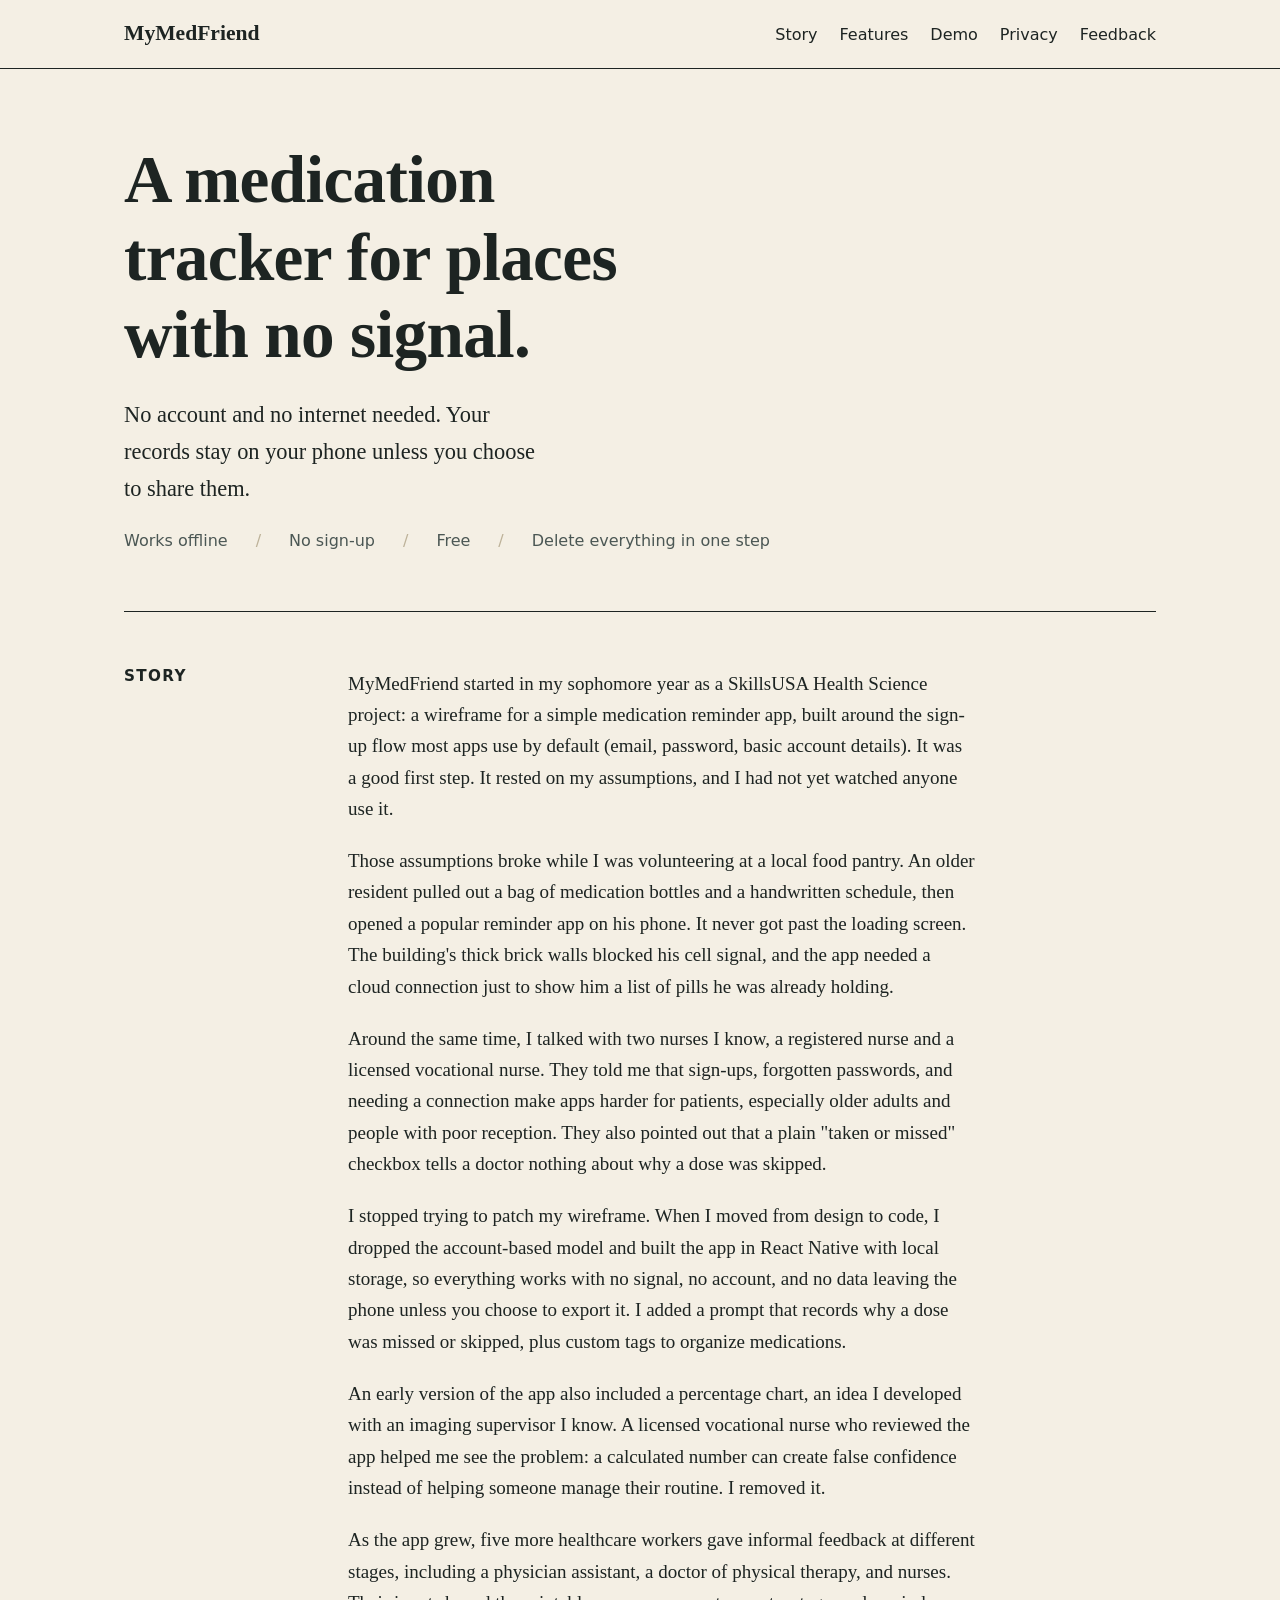
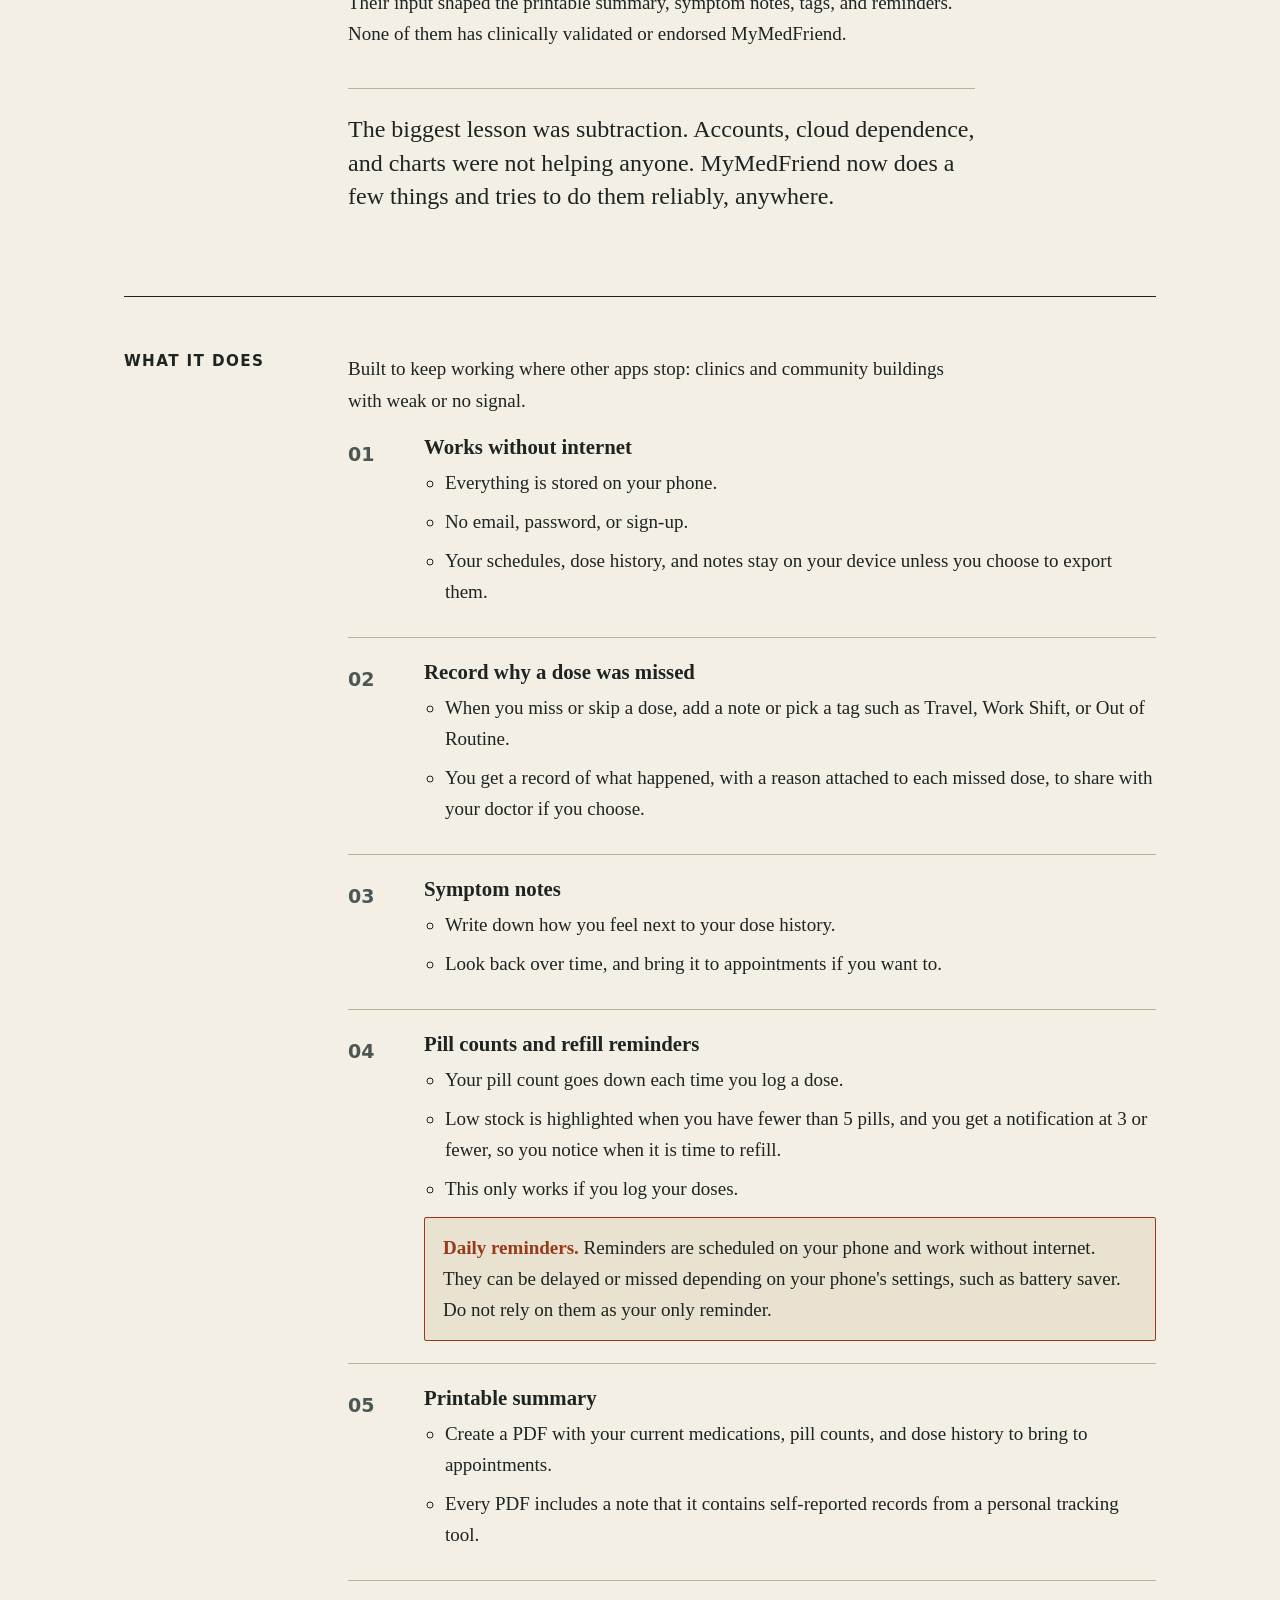
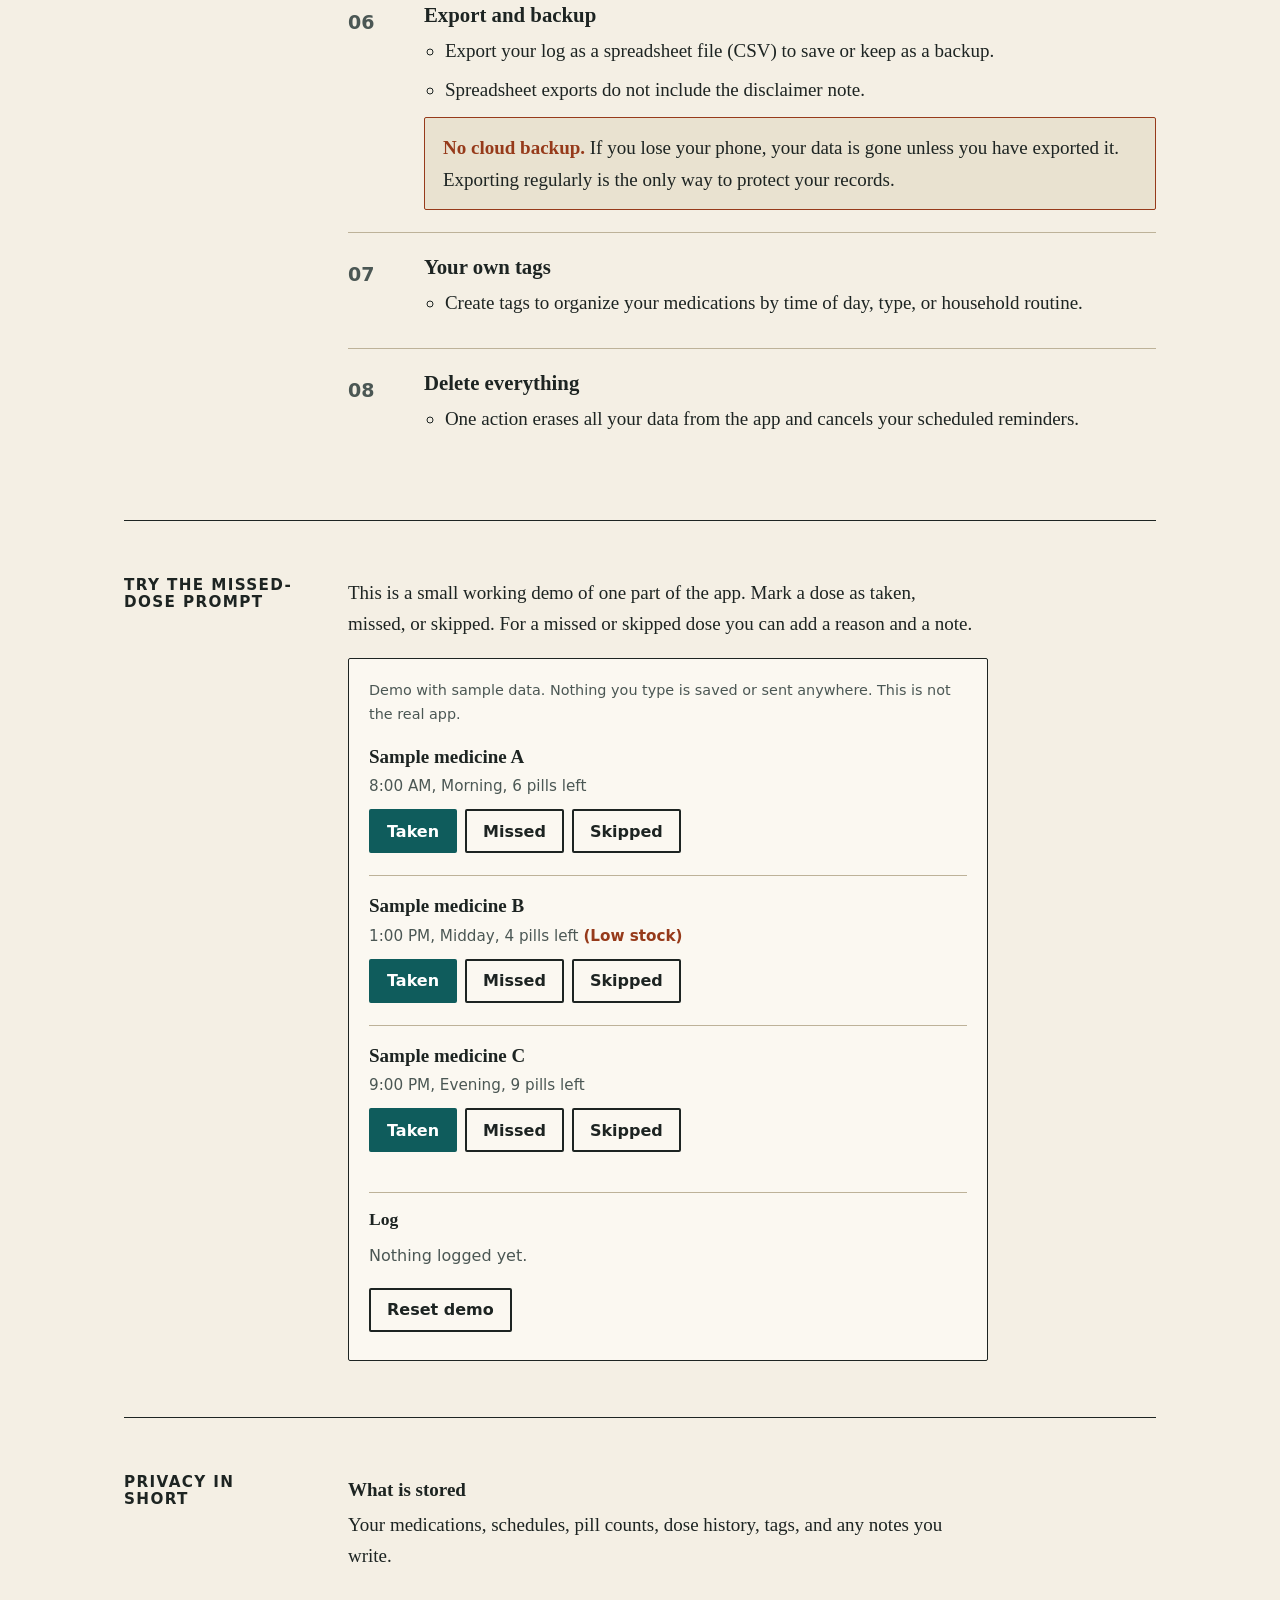
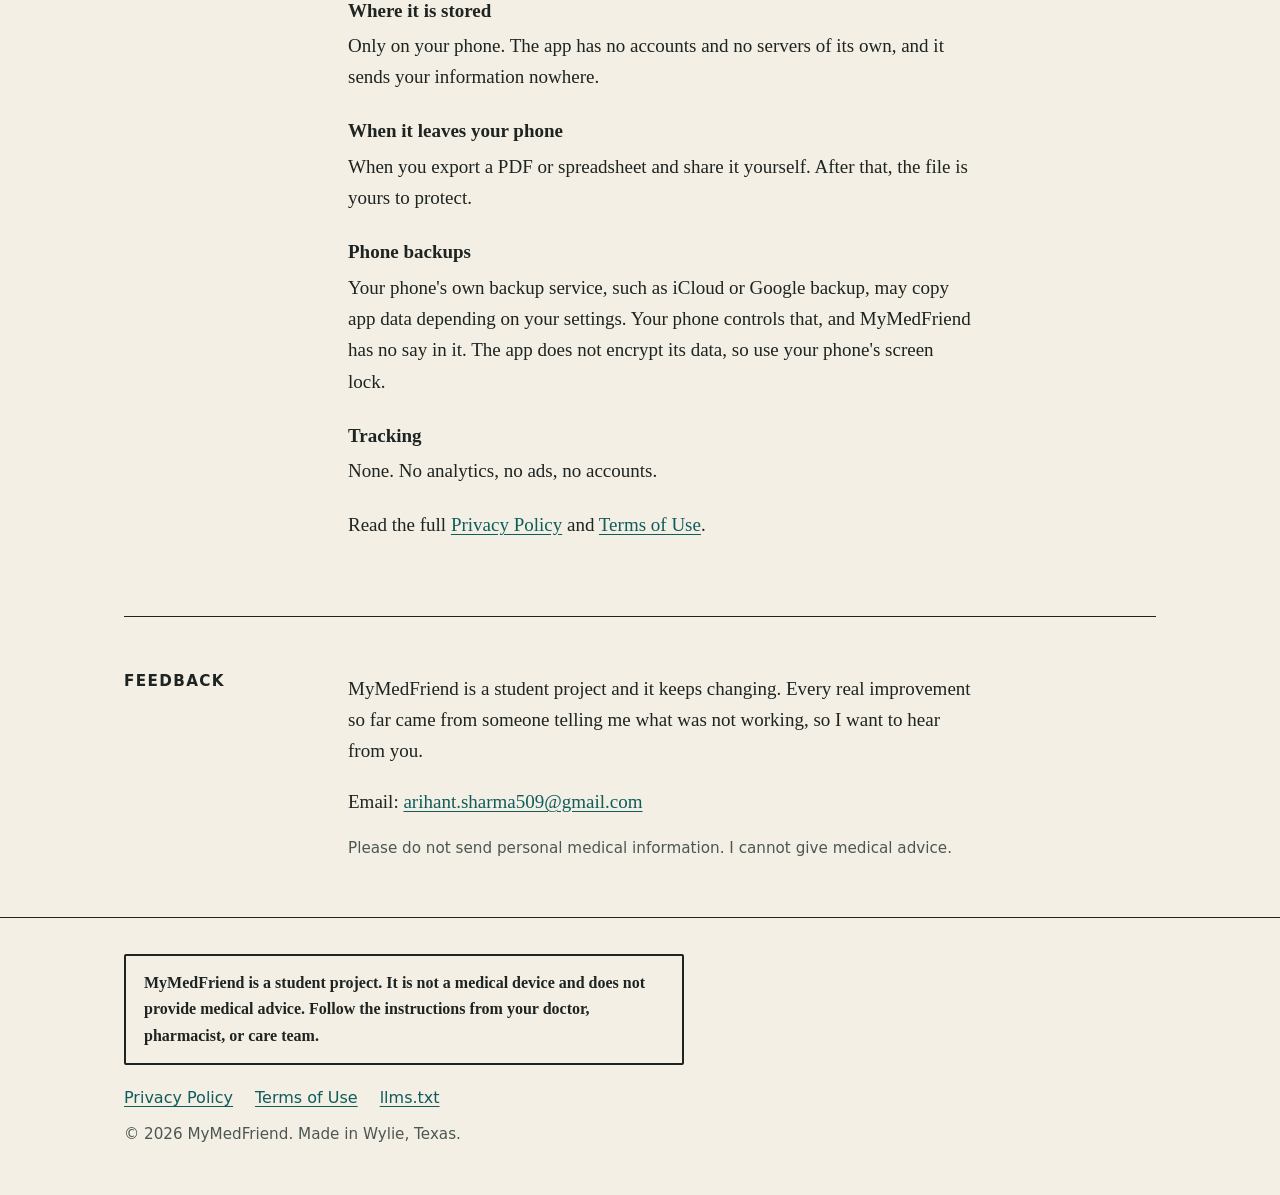
<file: index.html>
<!doctype html>
<html lang="en">
<head>
<meta charset="utf-8">
<meta name="viewport" content="width=device-width, initial-scale=1">
<title>MyMedFriend | Offline medication tracker, no account</title>
<meta name="description" content="MyMedFriend is a student-built medication tracker that works with no signal and no account. Records stay on your phone unless you export them.">
<link rel="canonical" href="https://arihantsharma509-wq.github.io/">
<link rel="icon" href="favicon.svg" type="image/svg+xml">
<meta name="theme-color" content="#f4efe4">
<meta property="og:type" content="website">
<meta property="og:site_name" content="MyMedFriend">
<meta property="og:title" content="MyMedFriend: a medication tracker for places with no signal">
<meta property="og:description" content="No account and no internet needed. Records stay on your phone unless you export them. A student project.">
<meta property="og:url" content="https://arihantsharma509-wq.github.io/">
<meta property="og:image" content="https://arihantsharma509-wq.github.io/og-image.png">
<meta property="og:image:alt" content="MyMedFriend logo with the text: A medication tracker for places with no signal.">
<meta name="twitter:card" content="summary_large_image">
<link rel="stylesheet" href="style.css">
<script type="application/ld+json">
{
  "@context": "https://schema.org",
  "@type": "SoftwareApplication",
  "name": "MyMedFriend",
  "applicationCategory": "HealthApplication",
  "description": "A student-built offline medication tracker with no account. Not a medical device and not medical advice.",
  "offers": { "@type": "Offer", "price": "0", "priceCurrency": "USD" }
}
</script>
</head>
<body>
<a class="skip" href="#main">Skip to content</a>

<header class="top">
  <div class="page bar">
    <a class="mark" href="index.html">MyMedFriend</a>
    <nav aria-label="Main">
      <a href="#story">Story</a>
      <a href="#features">Features</a>
      <a href="#demo">Demo</a>
      <a href="#privacy">Privacy</a>
      <a href="#contact">Feedback</a>
    </nav>
  </div>
</header>

<main id="main">
  <div class="page">
    <section class="hero" aria-labelledby="top-title">
      <h1 id="top-title">A medication tracker for places with no signal.</h1>
      <p class="lead">No account and no internet needed. Your records stay on your phone unless you choose to share them.</p>
      <ul class="facts" aria-label="Key facts">
        <li>Works offline</li>
        <li>No sign-up</li>
        <li>Free</li>
        <li>Delete everything in one step</li>
      </ul>
    </section>

    <section class="row" id="story" aria-labelledby="story-h">
      <h2 id="story-h">Story</h2>
      <div class="col story">
        <p>MyMedFriend started in my sophomore year as a SkillsUSA Health Science project: a wireframe for a simple medication reminder app, built around the sign-up flow most apps use by default (email, password, basic account details). It was a good first step. It rested on my assumptions, and I had not yet watched anyone use it.</p>
        <p>Those assumptions broke while I was volunteering at a local food pantry. An older resident pulled out a bag of medication bottles and a handwritten schedule, then opened a popular reminder app on his phone. It never got past the loading screen. The building's thick brick walls blocked his cell signal, and the app needed a cloud connection just to show him a list of pills he was already holding.</p>
        <p>Around the same time, I talked with two nurses I know, a registered nurse and a licensed vocational nurse. They told me that sign-ups, forgotten passwords, and needing a connection make apps harder for patients, especially older adults and people with poor reception. They also pointed out that a plain "taken or missed" checkbox tells a doctor nothing about why a dose was skipped.</p>
        <p>I stopped trying to patch my wireframe. When I moved from design to code, I dropped the account-based model and built the app in React Native with local storage, so everything works with no signal, no account, and no data leaving the phone unless you choose to export it. I added a prompt that records why a dose was missed or skipped, plus custom tags to organize medications.</p>
        <p>An early version of the app also included a percentage chart, an idea I developed with an imaging supervisor I know. A licensed vocational nurse who reviewed the app helped me see the problem: a calculated number can create false confidence instead of helping someone manage their routine. I removed it.</p>
        <p>As the app grew, five more healthcare workers gave informal feedback at different stages, including a physician assistant, a doctor of physical therapy, and nurses. Their input shaped the printable summary, symptom notes, tags, and reminders. None of them has clinically validated or endorsed MyMedFriend.</p>
        <p class="close">The biggest lesson was subtraction. Accounts, cloud dependence, and charts were not helping anyone. MyMedFriend now does a few things and tries to do them reliably, anywhere.</p>
      </div>
    </section>

    <section class="row" id="features" aria-labelledby="features-h">
      <h2 id="features-h">What it does</h2>
      <div class="col wide">
        <p class="col">Built to keep working where other apps stop: clinics and community buildings with weak or no signal.</p>
        <ol class="features">
          <li>
            <div>
              <h3>Works without internet</h3>
              <ul>
                <li>Everything is stored on your phone.</li>
                <li>No email, password, or sign-up.</li>
                <li>Your schedules, dose history, and notes stay on your device unless you choose to export them.</li>
              </ul>
            </div>
          </li>
          <li>
            <div>
              <h3>Record why a dose was missed</h3>
              <ul>
                <li>When you miss or skip a dose, add a note or pick a tag such as Travel, Work Shift, or Out of Routine.</li>
                <li>You get a record of what happened, with a reason attached to each missed dose, to share with your doctor if you choose.</li>
              </ul>
            </div>
          </li>
          <li>
            <div>
              <h3>Symptom notes</h3>
              <ul>
                <li>Write down how you feel next to your dose history.</li>
                <li>Look back over time, and bring it to appointments if you want to.</li>
              </ul>
            </div>
          </li>
          <li>
            <div>
              <h3>Pill counts and refill reminders</h3>
              <ul>
                <li>Your pill count goes down each time you log a dose.</li>
                <li>Low stock is highlighted when you have fewer than 5 pills, and you get a notification at 3 or fewer, so you notice when it is time to refill.</li>
                <li>This only works if you log your doses.</li>
              </ul>
              <div class="notice"><p><strong>Daily reminders.</strong> Reminders are scheduled on your phone and work without internet. They can be delayed or missed depending on your phone's settings, such as battery saver. Do not rely on them as your only reminder.</p></div>
            </div>
          </li>
          <li>
            <div>
              <h3>Printable summary</h3>
              <ul>
                <li>Create a PDF with your current medications, pill counts, and dose history to bring to appointments.</li>
                <li>Every PDF includes a note that it contains self-reported records from a personal tracking tool.</li>
              </ul>
            </div>
          </li>
          <li>
            <div>
              <h3>Export and backup</h3>
              <ul>
                <li>Export your log as a spreadsheet file (CSV) to save or keep as a backup.</li>
                <li>Spreadsheet exports do not include the disclaimer note.</li>
              </ul>
              <div class="notice"><p><strong>No cloud backup.</strong> If you lose your phone, your data is gone unless you have exported it. Exporting regularly is the only way to protect your records.</p></div>
            </div>
          </li>
          <li>
            <div>
              <h3>Your own tags</h3>
              <ul>
                <li>Create tags to organize your medications by time of day, type, or household routine.</li>
              </ul>
            </div>
          </li>
          <li>
            <div>
              <h3>Delete everything</h3>
              <ul>
                <li>One action erases all your data from the app and cancels your scheduled reminders.</li>
              </ul>
            </div>
          </li>
        </ol>
      </div>
    </section>

    <section class="row" id="demo" aria-labelledby="demo-h">
      <h2 id="demo-h">Try the missed-dose prompt</h2>
      <div class="col wide">
        <p class="col">This is a small working demo of one part of the app. Mark a dose as taken, missed, or skipped. For a missed or skipped dose you can add a reason and a note.</p>
        <div class="demo" id="demo-app">
          <p class="label">Demo with sample data. Nothing you type is saved or sent anywhere. This is not the real app.</p>
          <ul id="demo-meds" aria-label="Sample doses"></ul>
          <form class="noteform" id="demo-form" hidden>
            <p id="demo-form-title" style="margin:0 0 10px;font-weight:700;"></p>
            <fieldset>
              <legend>Reason (optional)</legend>
              <div id="demo-chips"></div>
            </fieldset>
            <label for="demo-note">Notes, such as symptoms (optional)</label>
            <textarea id="demo-note" rows="3"></textarea>
            <p style="margin-top:12px;">
              <button type="submit" class="btn primary">Save to log</button>
              <button type="button" class="btn" id="demo-cancel">Cancel</button>
            </p>
          </form>
          <div class="logbox">
            <h3>Log</h3>
            <ul id="demo-log" aria-live="polite"><li class="empty">Nothing logged yet.</li></ul>
            <p style="margin:12px 0 0;"><button type="button" class="btn" id="demo-reset">Reset demo</button></p>
          </div>
        </div>
      </div>
    </section>

    <section class="row" id="privacy" aria-labelledby="privacy-h">
      <h2 id="privacy-h">Privacy in short</h2>
      <div class="col">
        <dl>
          <dt>What is stored</dt>
          <dd>Your medications, schedules, pill counts, dose history, tags, and any notes you write.</dd>
          <dt>Where it is stored</dt>
          <dd>Only on your phone. The app has no accounts and no servers of its own, and it sends your information nowhere.</dd>
          <dt>When it leaves your phone</dt>
          <dd>When you export a PDF or spreadsheet and share it yourself. After that, the file is yours to protect.</dd>
          <dt>Phone backups</dt>
          <dd>Your phone's own backup service, such as iCloud or Google backup, may copy app data depending on your settings. Your phone controls that, and MyMedFriend has no say in it. The app does not encrypt its data, so use your phone's screen lock.</dd>
          <dt>Tracking</dt>
          <dd>None. No analytics, no ads, no accounts.</dd>
        </dl>
        <p style="margin-top:1.2em;">Read the full <a href="privacy.html">Privacy Policy</a> and <a href="terms.html">Terms of Use</a>.</p>
      </div>
    </section>

    <section class="row" id="contact" aria-labelledby="contact-h">
      <h2 id="contact-h">Feedback</h2>
      <div class="col">
        <p>MyMedFriend is a student project and it keeps changing. Every real improvement so far came from someone telling me what was not working, so I want to hear from you.</p>
        <p>Email: <a href="mailto:arihant.sharma509@gmail.com">arihant.sharma509@gmail.com</a></p>
        <p class="small">Please do not send personal medical information. I cannot give medical advice.</p>
      </div>
    </section>
  </div>
</main>

<footer>
  <div class="page">
    <p class="disclaimer">MyMedFriend is a student project. It is not a medical device and does not provide medical advice. Follow the instructions from your doctor, pharmacist, or care team.</p>
    <p class="foot-links"><a href="privacy.html">Privacy Policy</a> <a href="terms.html">Terms of Use</a> <a href="llms.txt">llms.txt</a></p>
    <p class="small">&copy; <span id="yr">2026</span> MyMedFriend. Made in Wylie, Texas.</p>
  </div>
</footer>
<script src="demo.js" defer></script>
</body>
</html>
</file>
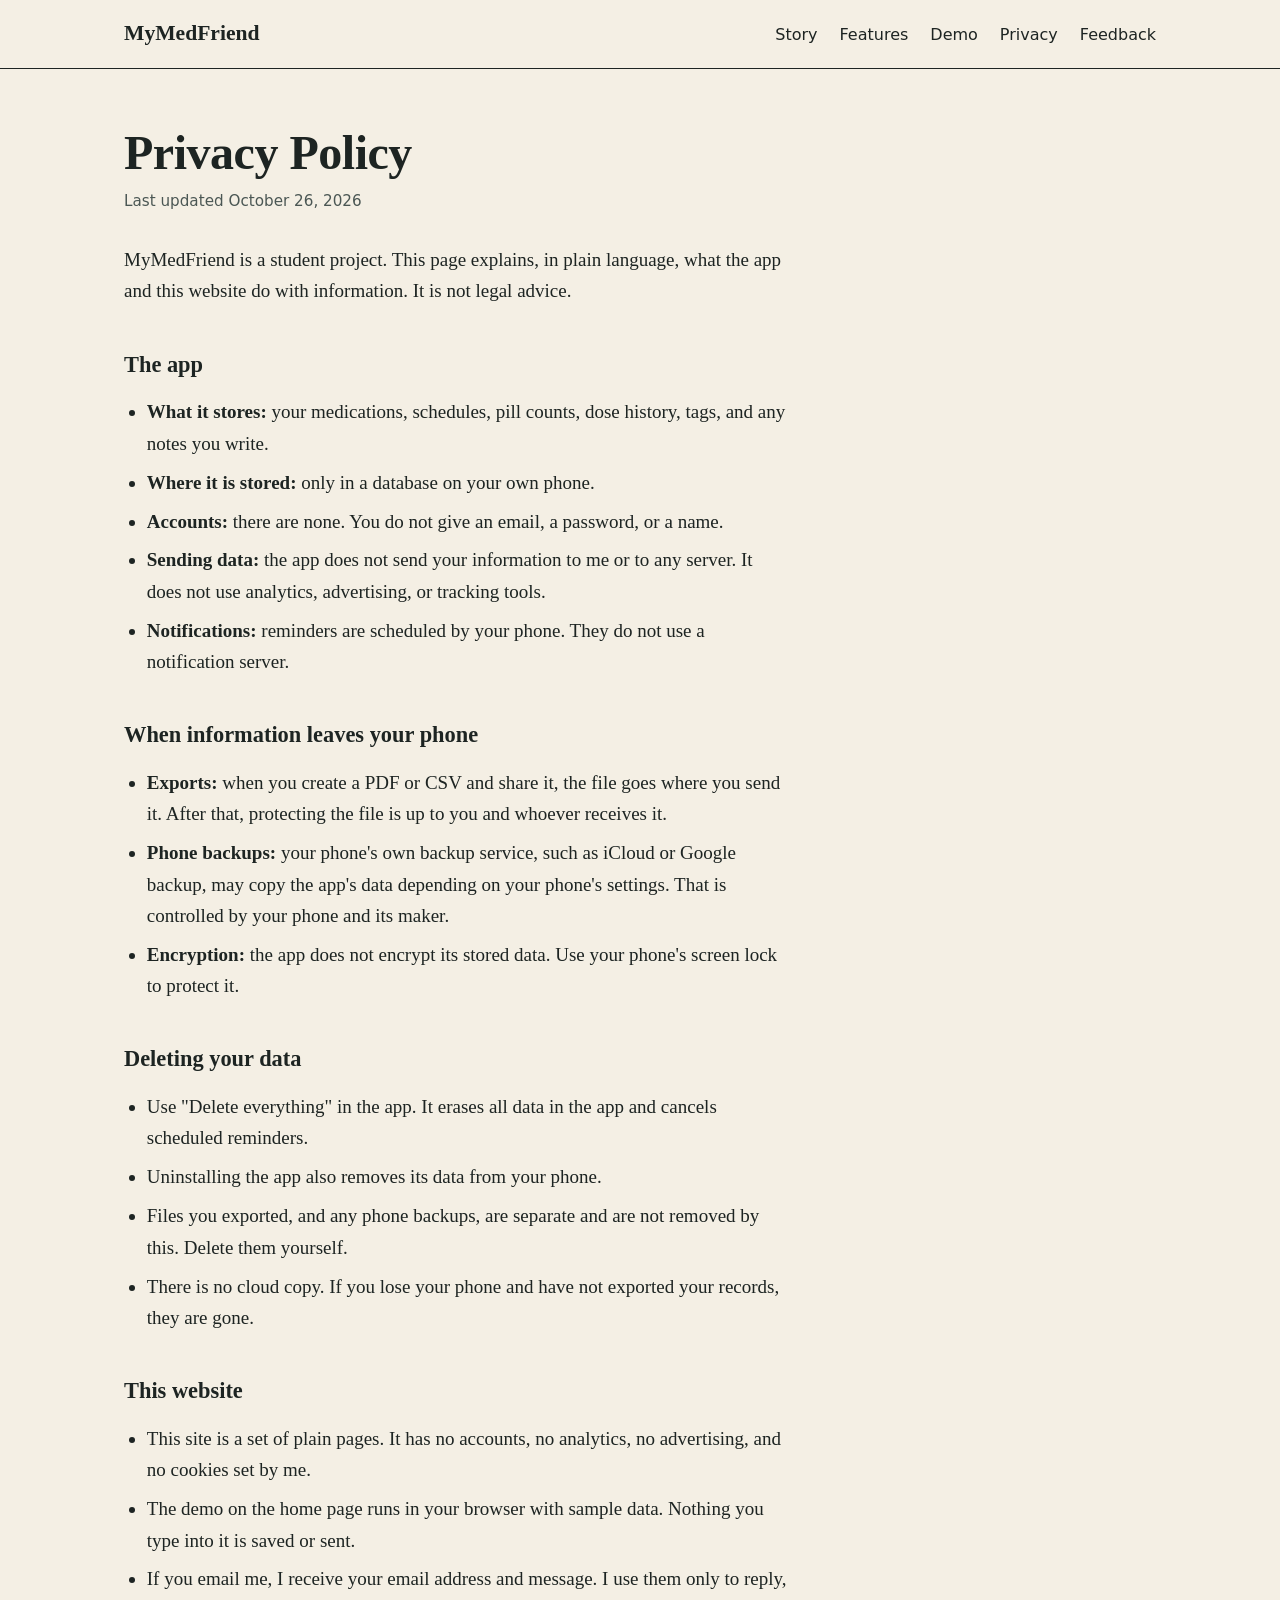
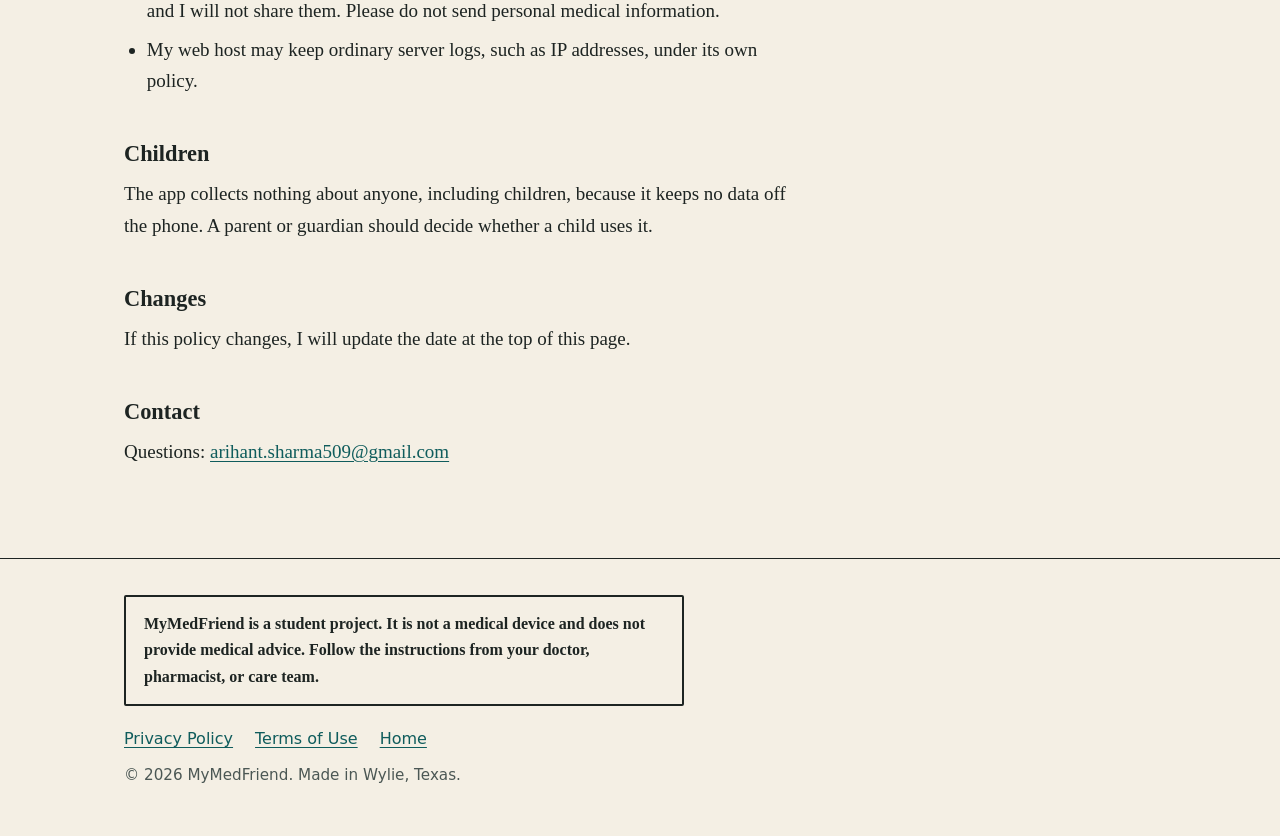
<file: privacy.html>
<!doctype html>
<html lang="en">
<head>
<meta charset="utf-8">
<meta name="viewport" content="width=device-width, initial-scale=1">
<title>Privacy Policy | MyMedFriend</title>
<meta name="description" content="What the MyMedFriend app and website store, where it is kept, when it leaves your phone, and how to delete it.">
<link rel="canonical" href="https://arihantsharma509-wq.github.io/privacy.html">
<link rel="icon" href="favicon.svg" type="image/svg+xml">
<meta name="theme-color" content="#f4efe4">
<meta property="og:type" content="article">
<meta property="og:site_name" content="MyMedFriend">
<meta property="og:title" content="Privacy Policy | MyMedFriend">
<meta property="og:description" content="What MyMedFriend stores, where, and how to delete it.">
<meta property="og:url" content="https://arihantsharma509-wq.github.io/privacy.html">
<meta property="og:image" content="https://arihantsharma509-wq.github.io/og-image.png">
<meta property="og:image:alt" content="MyMedFriend logo with the text: A medication tracker for places with no signal.">
<meta name="twitter:card" content="summary_large_image">
<link rel="stylesheet" href="style.css">
</head>
<body>
<a class="skip" href="#main">Skip to content</a>
<header class="top">
  <div class="page bar">
    <a class="mark" href="index.html">MyMedFriend</a>
    <nav aria-label="Main">
      <a href="index.html#story">Story</a>
      <a href="index.html#features">Features</a>
      <a href="index.html#demo">Demo</a>
      <a href="privacy.html">Privacy</a>
      <a href="index.html#contact">Feedback</a>
    </nav>
  </div>
</header>

<main id="main">
  <div class="page">
    <article class="legal">
      <h1>Privacy Policy</h1>
      <p class="updated">Last updated October 26, 2026</p>

      <p>MyMedFriend is a student project. This page explains, in plain language, what the app and this website do with information. It is not legal advice.</p>

      <h2>The app</h2>
      <ul>
        <li><strong>What it stores:</strong> your medications, schedules, pill counts, dose history, tags, and any notes you write.</li>
        <li><strong>Where it is stored:</strong> only in a database on your own phone.</li>
        <li><strong>Accounts:</strong> there are none. You do not give an email, a password, or a name.</li>
        <li><strong>Sending data:</strong> the app does not send your information to me or to any server. It does not use analytics, advertising, or tracking tools.</li>
        <li><strong>Notifications:</strong> reminders are scheduled by your phone. They do not use a notification server.</li>
      </ul>

      <h2>When information leaves your phone</h2>
      <ul>
        <li><strong>Exports:</strong> when you create a PDF or CSV and share it, the file goes where you send it. After that, protecting the file is up to you and whoever receives it.</li>
        <li><strong>Phone backups:</strong> your phone's own backup service, such as iCloud or Google backup, may copy the app's data depending on your phone's settings. That is controlled by your phone and its maker.</li>
        <li><strong>Encryption:</strong> the app does not encrypt its stored data. Use your phone's screen lock to protect it.</li>
      </ul>

      <h2>Deleting your data</h2>
      <ul>
        <li>Use "Delete everything" in the app. It erases all data in the app and cancels scheduled reminders.</li>
        <li>Uninstalling the app also removes its data from your phone.</li>
        <li>Files you exported, and any phone backups, are separate and are not removed by this. Delete them yourself.</li>
        <li>There is no cloud copy. If you lose your phone and have not exported your records, they are gone.</li>
      </ul>

      <h2>This website</h2>
      <ul>
        <li>This site is a set of plain pages. It has no accounts, no analytics, no advertising, and no cookies set by me.</li>
        <li>The demo on the home page runs in your browser with sample data. Nothing you type into it is saved or sent.</li>
        <li>If you email me, I receive your email address and message. I use them only to reply, and I will not share them. Please do not send personal medical information.</li>
        <li>My web host may keep ordinary server logs, such as IP addresses, under its own policy.</li>
      </ul>

      <h2>Children</h2>
      <p>The app collects nothing about anyone, including children, because it keeps no data off the phone. A parent or guardian should decide whether a child uses it.</p>

      <h2>Changes</h2>
      <p>If this policy changes, I will update the date at the top of this page.</p>

      <h2>Contact</h2>
      <p>Questions: <a href="mailto:arihant.sharma509@gmail.com">arihant.sharma509@gmail.com</a></p>
    </article>
  </div>
</main>

<footer>
  <div class="page">
    <p class="disclaimer">MyMedFriend is a student project. It is not a medical device and does not provide medical advice. Follow the instructions from your doctor, pharmacist, or care team.</p>
    <p class="foot-links"><a href="privacy.html">Privacy Policy</a> <a href="terms.html">Terms of Use</a> <a href="index.html">Home</a></p>
    <p class="small">&copy; <span id="yr">2026</span> MyMedFriend. Made in Wylie, Texas.</p>
  </div>
</footer>
</body>
</html>
</file>
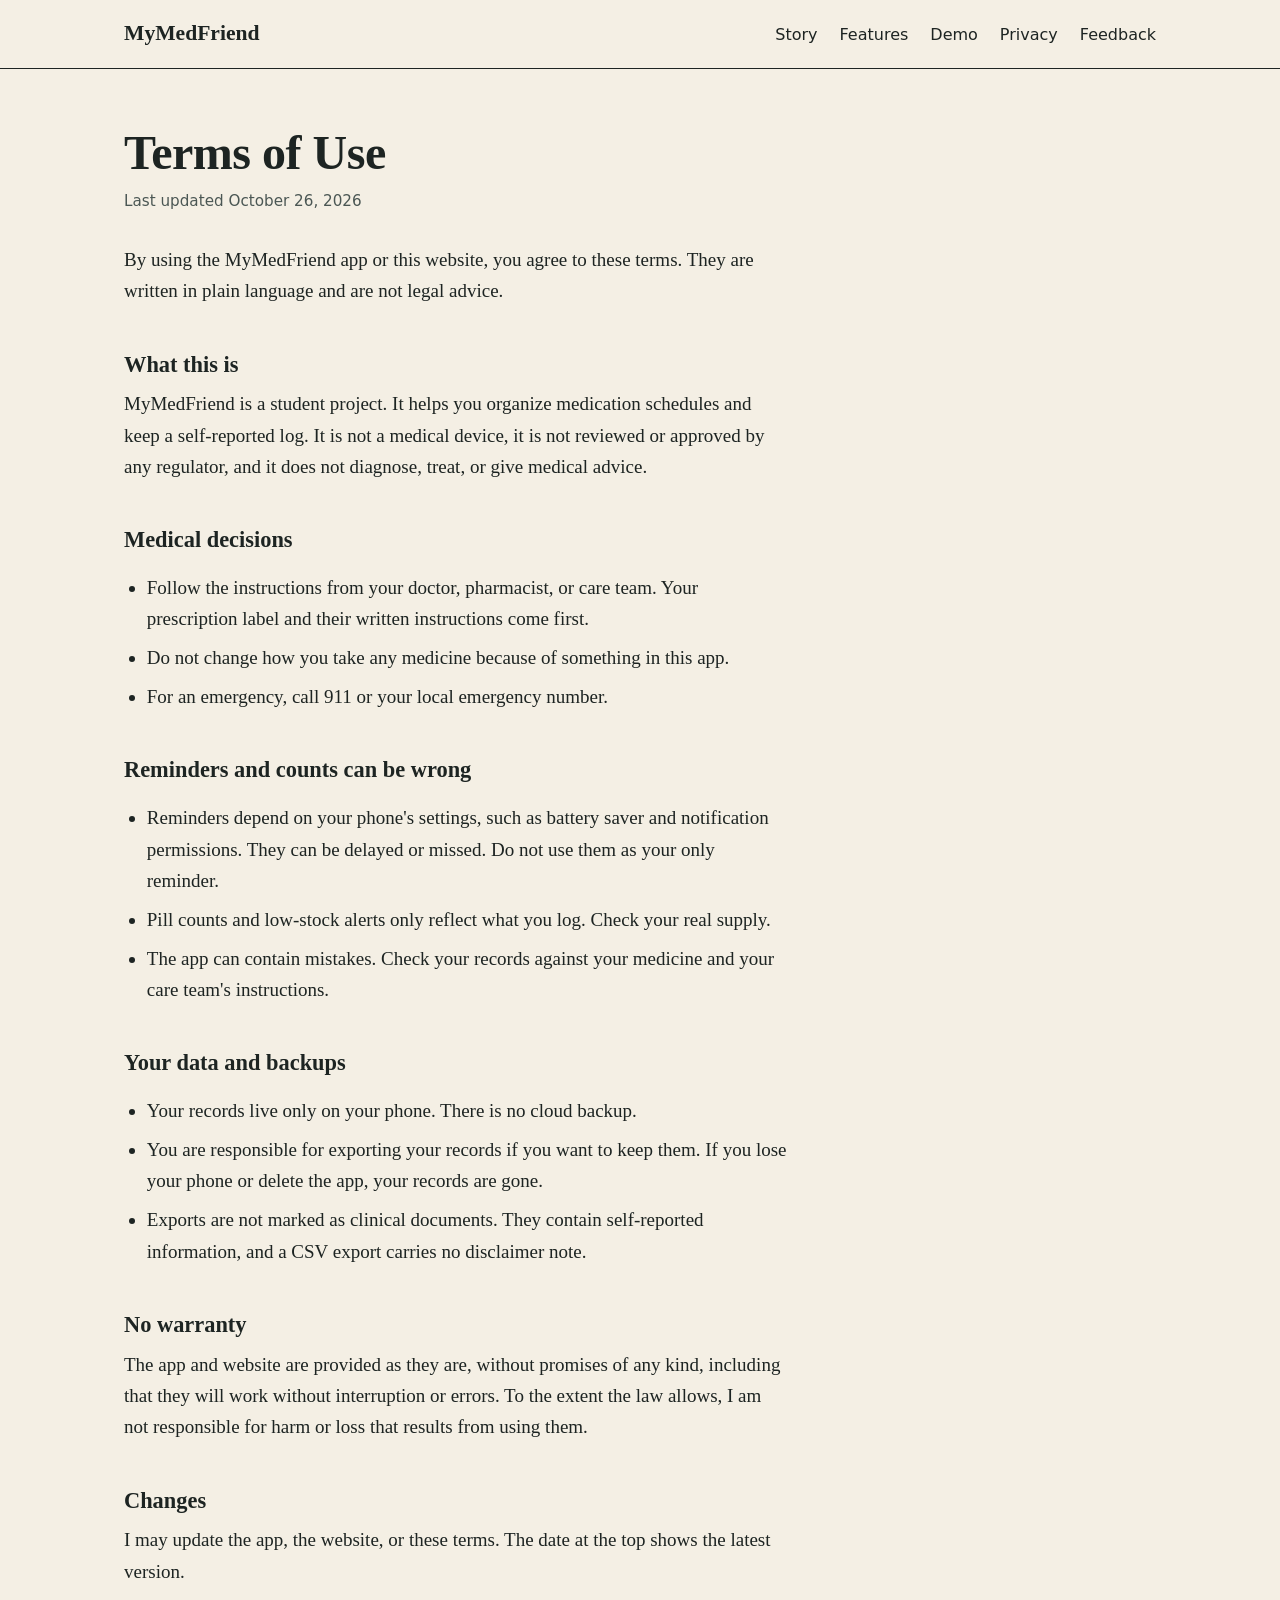
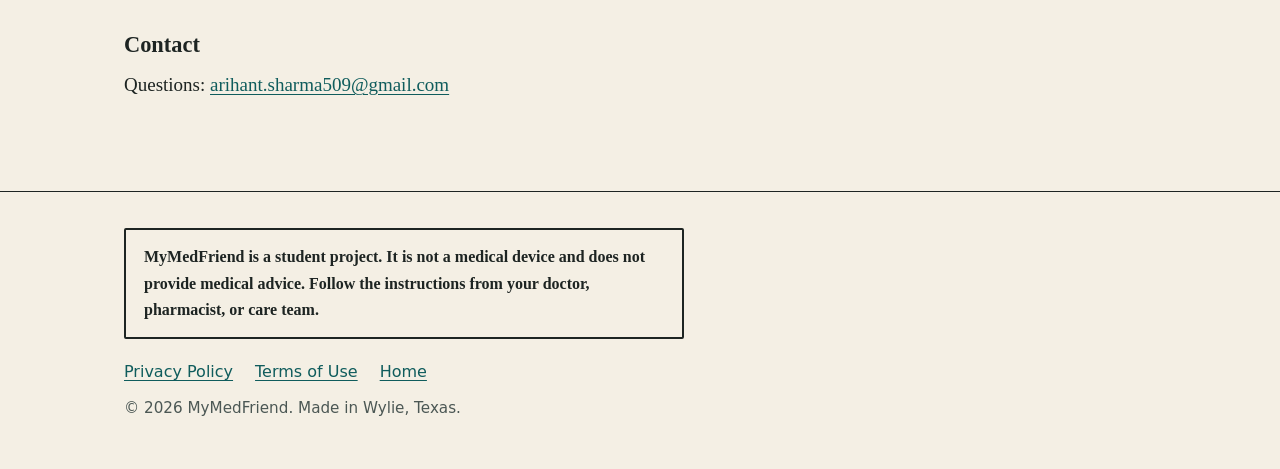
<file: terms.html>
<!doctype html>
<html lang="en">
<head>
<meta charset="utf-8">
<meta name="viewport" content="width=device-width, initial-scale=1">
<title>Terms of Use | MyMedFriend</title>
<meta name="description" content="Terms for using MyMedFriend, a student-built medication tracker. It is not a medical device and gives no medical advice.">
<link rel="canonical" href="https://arihantsharma509-wq.github.io/terms.html">
<link rel="icon" href="favicon.svg" type="image/svg+xml">
<meta name="theme-color" content="#f4efe4">
<meta property="og:type" content="article">
<meta property="og:site_name" content="MyMedFriend">
<meta property="og:title" content="Terms of Use | MyMedFriend">
<meta property="og:description" content="Terms for using MyMedFriend, a student-built medication tracker.">
<meta property="og:url" content="https://arihantsharma509-wq.github.io/terms.html">
<meta property="og:image" content="https://arihantsharma509-wq.github.io/og-image.png">
<meta property="og:image:alt" content="MyMedFriend logo with the text: A medication tracker for places with no signal.">
<meta name="twitter:card" content="summary_large_image">
<link rel="stylesheet" href="style.css">
</head>
<body>
<a class="skip" href="#main">Skip to content</a>
<header class="top">
  <div class="page bar">
    <a class="mark" href="index.html">MyMedFriend</a>
    <nav aria-label="Main">
      <a href="index.html#story">Story</a>
      <a href="index.html#features">Features</a>
      <a href="index.html#demo">Demo</a>
      <a href="privacy.html">Privacy</a>
      <a href="index.html#contact">Feedback</a>
    </nav>
  </div>
</header>

<main id="main">
  <div class="page">
    <article class="legal">
      <h1>Terms of Use</h1>
      <p class="updated">Last updated October 26, 2026</p>

      <p>By using the MyMedFriend app or this website, you agree to these terms. They are written in plain language and are not legal advice.</p>

      <h2>What this is</h2>
      <p>MyMedFriend is a student project. It helps you organize medication schedules and keep a self-reported log. It is not a medical device, it is not reviewed or approved by any regulator, and it does not diagnose, treat, or give medical advice.</p>

      <h2>Medical decisions</h2>
      <ul>
        <li>Follow the instructions from your doctor, pharmacist, or care team. Your prescription label and their written instructions come first.</li>
        <li>Do not change how you take any medicine because of something in this app.</li>
        <li>For an emergency, call 911 or your local emergency number.</li>
      </ul>

      <h2>Reminders and counts can be wrong</h2>
      <ul>
        <li>Reminders depend on your phone's settings, such as battery saver and notification permissions. They can be delayed or missed. Do not use them as your only reminder.</li>
        <li>Pill counts and low-stock alerts only reflect what you log. Check your real supply.</li>
        <li>The app can contain mistakes. Check your records against your medicine and your care team's instructions.</li>
      </ul>

      <h2>Your data and backups</h2>
      <ul>
        <li>Your records live only on your phone. There is no cloud backup.</li>
        <li>You are responsible for exporting your records if you want to keep them. If you lose your phone or delete the app, your records are gone.</li>
        <li>Exports are not marked as clinical documents. They contain self-reported information, and a CSV export carries no disclaimer note.</li>
      </ul>

      <h2>No warranty</h2>
      <p>The app and website are provided as they are, without promises of any kind, including that they will work without interruption or errors. To the extent the law allows, I am not responsible for harm or loss that results from using them.</p>

      <h2>Changes</h2>
      <p>I may update the app, the website, or these terms. The date at the top shows the latest version.</p>

      <h2>Contact</h2>
      <p>Questions: <a href="mailto:arihant.sharma509@gmail.com">arihant.sharma509@gmail.com</a></p>
    </article>
  </div>
</main>

<footer>
  <div class="page">
    <p class="disclaimer">MyMedFriend is a student project. It is not a medical device and does not provide medical advice. Follow the instructions from your doctor, pharmacist, or care team.</p>
    <p class="foot-links"><a href="privacy.html">Privacy Policy</a> <a href="terms.html">Terms of Use</a> <a href="index.html">Home</a></p>
    <p class="small">&copy; <span id="yr">2026</span> MyMedFriend. Made in Wylie, Texas.</p>
  </div>
</footer>
</body>
</html>
</file>
<file: style.css>
/* MyMedFriend site styles. Flat colors, no gradients, no shadows, no transitions. */
:root {
  --paper: #f4efe4;
  --paper-deep: #e9e2d0;
  --field: #fbf8f1;
  --ink: #1d2422;
  --muted: #4b5754;
  --teal: #0f5c5c;
  --rust: #963a1a;
  --rule: #bdb299;
  --radius: 2px;
  --serif: Charter, "Bitstream Charter", "Sitka Text", Cambria, Georgia, serif;
  --sans: system-ui, -apple-system, "Segoe UI", Roboto, Arial, sans-serif;
}
* { box-sizing: border-box; }
html { scroll-behavior: auto; }
body {
  margin: 0;
  background: var(--paper);
  color: var(--ink);
  font-family: var(--serif);
  font-size: 1.1875rem;
  line-height: 1.65;
}
h1, h2, h3 { font-family: var(--serif); line-height: 1.15; margin: 0; }
h1 { font-size: clamp(2.4rem, 6.2vw, 4.2rem); font-weight: 700; letter-spacing: -0.01em; max-width: 16ch; }
h3 { font-size: 1.3rem; font-weight: 700; }
p { margin: 0 0 1em; }
a { color: var(--teal); text-underline-offset: 3px; }
a:hover { color: var(--ink); }
:focus-visible { outline: 3px solid var(--teal); outline-offset: 3px; }
.page { max-width: 1080px; margin: 0 auto; padding: 0 24px; }
.skip { position: absolute; left: -9999px; top: 0; background: var(--ink); color: var(--paper); padding: 10px 16px; z-index: 10; font-family: var(--sans); }
.skip:focus { left: 8px; top: 8px; }

/* header */
.top { border-bottom: 1px solid var(--ink); }
.bar { display: flex; flex-wrap: wrap; align-items: baseline; justify-content: space-between; gap: 8px 24px; padding-top: 16px; padding-bottom: 16px; }
.mark { font-family: var(--serif); font-weight: 700; font-size: 1.35rem; color: var(--ink); text-decoration: none; }
.top nav { display: flex; flex-wrap: wrap; gap: 4px 22px; font-family: var(--sans); font-size: 1rem; }
.top nav a { color: var(--ink); text-decoration: none; padding: 4px 0; }
.top nav a:hover { text-decoration: underline; }

/* hero */
.hero { padding: 72px 0 56px; }
.hero .lead { font-size: 1.4rem; max-width: 38ch; margin: 24px 0 20px; }
.facts { margin: 0; padding: 0; list-style: none; font-family: var(--sans); font-size: 1rem; color: var(--muted); display: flex; flex-wrap: wrap; gap: 4px 28px; }
.facts li + li::before { content: "/"; margin-right: 28px; color: var(--rule); }

/* document rows */
.row { display: grid; grid-template-columns: 11rem 1fr; gap: 0 48px; padding: 56px 0; border-top: 1px solid var(--ink); }
.row > h2 { font-family: var(--sans); font-size: 0.95rem; letter-spacing: 0.09em; text-transform: uppercase; font-weight: 700; align-self: start; position: sticky; top: 16px; }
.col { max-width: 66ch; }
.col.wide { max-width: none; }
.col h3 + p { margin-top: 8px; }

/* features: ruled list rows */
.features { list-style: none; margin: 0; padding: 0; counter-reset: f; }
.features > li { counter-increment: f; display: grid; grid-template-columns: 4rem 1fr; gap: 0 12px; padding: 22px 0; border-top: 1px solid var(--rule); }
.features > li:first-child { border-top: 0; padding-top: 0; }
.features > li::before { content: counter(f, decimal-leading-zero); font-family: var(--sans); font-weight: 700; color: var(--muted); padding-top: 4px; }
.features h3 { margin-bottom: 8px; }
.features ul { margin: 0; padding-left: 1.1em; }
.features li li { margin-bottom: 0.4em; }
.notice { border: 1px solid var(--rust); background: var(--paper-deep); padding: 14px 18px; margin-top: 12px; border-radius: var(--radius); }
.notice strong { color: var(--rust); }
.notice p:last-child { margin-bottom: 0; }

/* story */
.story p { margin-bottom: 1.1em; }
.story .close { font-size: 1.5rem; line-height: 1.4; margin-top: 1.6em; padding-top: 1em; border-top: 1px solid var(--rule); }

/* demo */
.demo { border: 1px solid var(--ink); background: var(--field); border-radius: var(--radius); padding: 20px; max-width: 640px; }
.demo .label { font-family: var(--sans); font-size: 0.9rem; color: var(--muted); margin: 0 0 14px; }
.demo ul { list-style: none; margin: 0; padding: 0; }
.dose { padding: 14px 0; border-top: 1px solid var(--rule); }
.dose:first-child { border-top: 0; padding-top: 0; }
.dose-name { font-weight: 700; }
.dose-meta { font-family: var(--sans); font-size: 0.95rem; color: var(--muted); margin: 2px 0 10px; }
.dose-meta .low { color: var(--rust); font-weight: 700; }
.btn { font-family: var(--sans); font-size: 1rem; font-weight: 600; padding: 9px 16px; margin: 0 8px 8px 0; background: transparent; color: var(--ink); border: 2px solid var(--ink); border-radius: var(--radius); cursor: pointer; min-height: 44px; }
.btn:hover { background: var(--ink); color: var(--paper); }
.btn.primary { background: var(--teal); border-color: var(--teal); color: #fff; }
.btn.primary:hover { background: var(--ink); border-color: var(--ink); }
.btn:disabled { opacity: 0.45; cursor: not-allowed; }
.btn:disabled:hover { background: transparent; color: var(--ink); }
.noteform { margin-top: 16px; padding-top: 16px; border-top: 2px solid var(--ink); }
.noteform[hidden] { display: none; }
.noteform fieldset { border: 0; padding: 0; margin: 0 0 12px; }
.noteform legend, .noteform label { font-family: var(--sans); font-weight: 700; font-size: 1rem; padding: 0; margin-bottom: 6px; display: block; }
.chip { font-family: var(--sans); font-size: 1rem; padding: 7px 14px; margin: 0 8px 8px 0; background: var(--field); border: 2px solid var(--ink); border-radius: var(--radius); cursor: pointer; min-height: 44px; color: var(--ink); }
.chip[aria-pressed="true"] { background: var(--ink); color: var(--paper); }
textarea { width: 100%; font: inherit; font-size: 1.05rem; padding: 10px; background: var(--field); color: var(--ink); border: 2px solid var(--ink); border-radius: var(--radius); min-height: 84px; }
.logbox { margin-top: 18px; padding-top: 16px; border-top: 1px solid var(--rule); }
.logbox h3 { font-size: 1.1rem; margin-bottom: 8px; }
.logbox li { font-size: 1rem; padding: 6px 0; border-top: 1px solid var(--rule); }
.logbox li:first-child { border-top: 0; }
.empty { font-family: var(--sans); font-size: 0.95rem; color: var(--muted); }

/* privacy summary + legal pages */
dl { margin: 0; }
dt { font-weight: 700; margin-top: 1.2em; }
dt:first-child { margin-top: 0; }
dd { margin: 4px 0 0; }
.legal { padding: 56px 0 72px; max-width: 70ch; }
.legal h1 { font-size: clamp(2rem, 5vw, 3rem); max-width: none; margin-bottom: 8px; }
.legal h2 { font-size: 1.4rem; margin: 2em 0 0.5em; }
.legal .updated { font-family: var(--sans); font-size: 0.95rem; color: var(--muted); margin-bottom: 2em; }
.legal ul { padding-left: 1.2em; }
.legal li { margin-bottom: 0.4em; }

/* footer */
footer { border-top: 1px solid var(--ink); padding: 36px 0 48px; font-size: 1rem; }
.disclaimer { border: 2px solid var(--ink); padding: 14px 18px; margin: 0 0 20px; font-weight: 700; border-radius: var(--radius); max-width: 70ch; }
.foot-links { font-family: var(--sans); display: flex; flex-wrap: wrap; gap: 4px 22px; margin: 0 0 10px; }
.small { color: var(--muted); font-family: var(--sans); font-size: 0.95rem; margin: 0; }

@media (max-width: 760px) {
  body { font-size: 1.125rem; }
  .hero { padding: 44px 0 36px; }
  .row { grid-template-columns: 1fr; padding: 40px 0; }
  .row > h2 { position: static; margin-bottom: 20px; }
  .features > li { grid-template-columns: 2.6rem 1fr; }
  .facts li + li::before { display: none; }
}
@media (prefers-reduced-motion: reduce) { * { animation: none !important; transition: none !important; } }
@media print { .skip, .top nav { display: none; } body { background: #fff; } }
</file>
